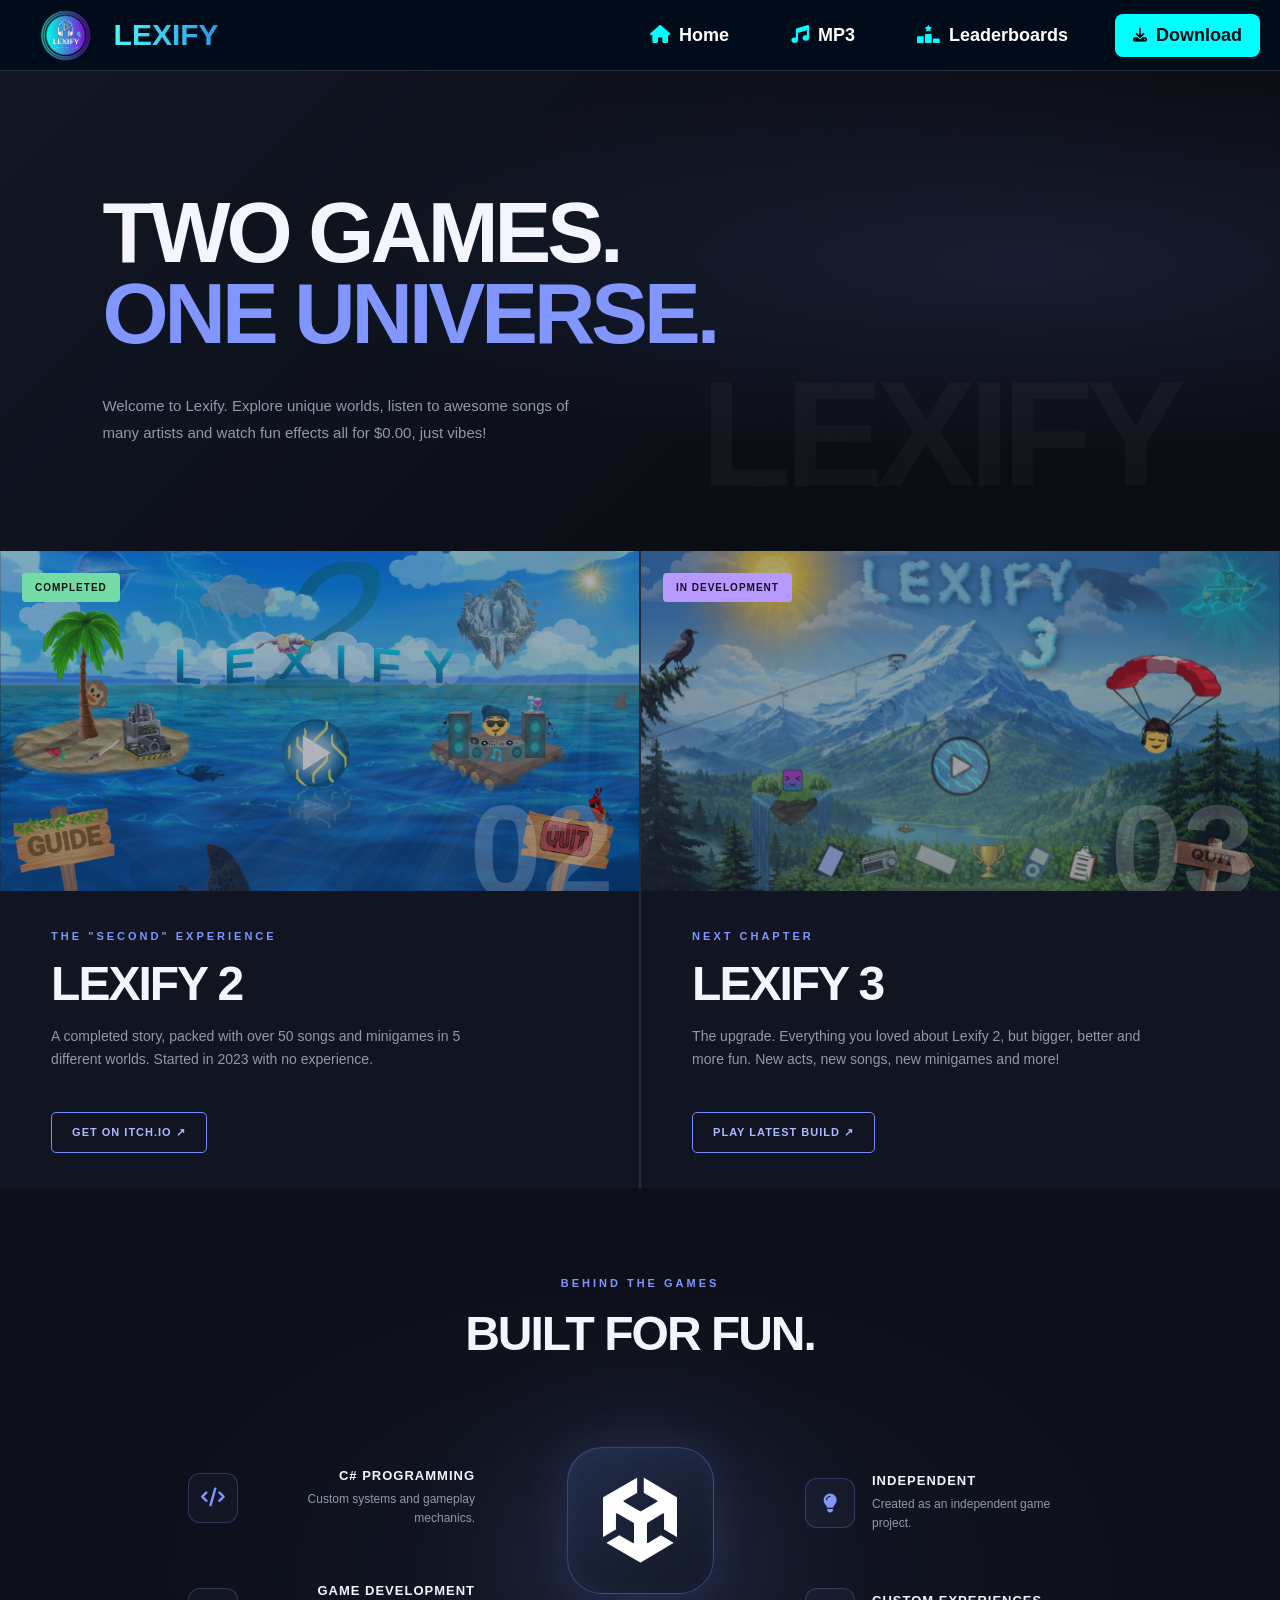
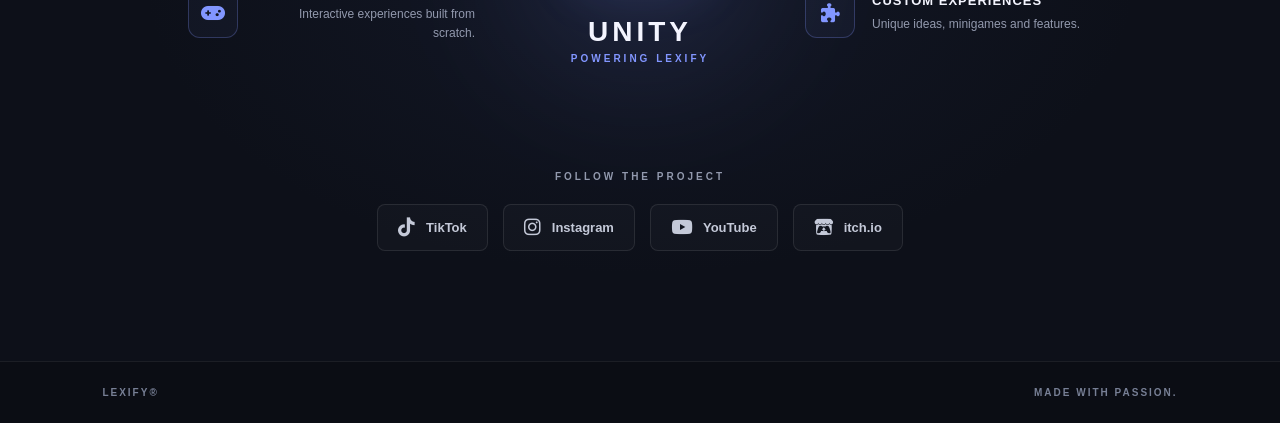
<file: index.html>
<!doctype html>
<html lang="en">
  <head>
    <meta charset="UTF-8" />
    <meta name="viewport" content="width=device-width, initial-scale=1.0" />
    <title>Lexify</title>
    <link rel="icon" href="logo2.png" />
    <link rel="stylesheet" href="index.css" />
    <link rel="stylesheet"
href="https://cdnjs.cloudflare.com/ajax/libs/font-awesome/6.7.2/css/all.min.css">
  </head>
  <body>
   
<nav id="navbar">

    <div class="nav-brand">
        <img id="logo" height="60" alt="" src="logo.png" />
        <a class="nav-title" href="index.html">LEXIFY</a>
    </div>

    <button class="menu-toggle" onclick="toggleMenu()" aria-label="Toggle menu">
        <i class="fa-solid fa-bars"></i>
    </button>

    <ul id="navLinks">

        <li>
            <a href="index.html" onclick="closeMenu()" class="nav-link">
                <i class="fa-solid fa-house"></i>
                <span>Home</span>
            </a>
        </li>

        <li>
            <a href="mp3/mp3.html" onclick="closeMenu()" class="nav-link">
                <i class="fa-solid fa-music"></i>
                <span>MP3</span>
            </a>
        </li>

        <li>
            <a href="leaderboards.html" onclick="closeMenu()" class="nav-link">
                <i class="fa-solid fa-ranking-star"></i>
                <span>Leaderboards</span>
            </a>
        </li>

        <li>
            <button id="downloadBtn" onclick="closeMenu(); openPopup()">
                <i class="fa-solid fa-download"></i>
                <span>Download</span>
            </button>
        </li>

    </ul>

</nav>


<div class="popup" id="popup" onclick="closePopup()">
  <div class="popup-content" onclick="closePopup()">
    <!-- <span class="close" onclick="closePopup()">&times;</span> -->
    <div class="embed-container">
      <iframe
        frameborder="0"
        src="https://itch.io/embed/3571001?linkback=true&amp;border_width=5&amp;bg_color=00073e&amp;fg_color=eeeeee&amp;link_color=0094bc&amp;border_color=003280"
        width="560"
        height="175"
        ><a href="https://lexifyco.itch.io/lexify-2"
          >Lexify 2 by LexifyCo</a
        ></iframe
      >
    </div>

    <div class="embed-container">
      <iframe
        frameborder="0"
        src="https://itch.io/embed/3954172?border_width=3&amp;bg_color=000414&amp;fg_color=25dfff&amp;link_color=5be2fa&amp;border_color=00c6de"
        width="556"
        height="171"
        ><a href="https://lexifyco.itch.io/lexify-3"
          >Lexify 3 by LexifyCo</a
        ></iframe
      >
    </div>
  </div>
</div>




<main class="home">

    <!-- INTRO -->
    <section class="hero">
        <!-- <span class="hero-tag">INDEPENDENT GAME DEVELOPMENT</span> -->

        <h1>
            TWO GAMES.<br>
            <span>ONE UNIVERSE.</span>
        </h1>

        <p>
            Welcome to Lexify. Explore unique worlds, listen to awesome songs of many artists and watch fun effects all for $0.00, just vibes!
        </p>

        <!-- <a href="#games" class="hero-button">EXPLORE GAMES ↓</a> -->

        <div class="hero-decoration">LEXIFY</div>
    </section>


    <!-- GAMES -->
    <section class="games" id="games">

        <!-- LEXIFY 2 -->
        <article class="game-card game-two">

            <div class="game-art">
                <img src="art2.png" alt="LEXIFY 2 artwork">
                <span class="game-number">02</span>
                <span class="game-status">COMPLETED</span>
            </div>

            <div class="game-info">
                <span class="game-label">THE "SECOND" EXPERIENCE</span>

                <h2>LEXIFY 2</h2>

                <p>
                    A completed story, packed with over 50 songs and minigames in 5 different worlds. Started in 2023 with no experience.
                </p>

                <a href="https://lexifyco.itch.io/lexify-2"
                   target="_blank"
                   class="game-button">
                    GET ON ITCH.IO ↗
                </a>
            </div>

        </article>


        <!-- LEXIFY 3 -->
        <article class="game-card game-three">

            <div class="game-art">
                <img src="art3.png" alt="LEXIFY 3 artwork">
                <span class="game-number">03</span>
                <span class="game-status ongoing">IN DEVELOPMENT</span>
            </div>

            <div class="game-info">
                <span class="game-label">NEXT CHAPTER</span>

                <h2>LEXIFY 3</h2>

                <p>
                    The upgrade. Everything you loved about Lexify 2, but bigger, better and more fun. New acts, new songs, new minigames 
                    and more!
                </p>

                <a href="https://lexifyco.itch.io/lexify-3"
                   target="_blank"
                   class="game-button">
                    PLAY LATEST BUILD ↗
                </a>
            </div>

        </article>

    </section>


   
<!-- ABOUT / TECHNOLOGY -->
<section class="about">

    <div class="about-heading">
        <span>BEHIND THE GAMES</span>
        <h2>BUILT FOR FUN.</h2>
    </div>

    <div class="tech-showcase">

        <!-- LEFT SIDE -->
        <div class="tech-side tech-left">

            <div class="tech-point">
                <i class="fa-solid fa-code"></i>
                <div>
                    <h3>C# PROGRAMMING</h3>
                    <p>Custom systems and gameplay mechanics.</p>
                </div>
            </div>

            <div class="tech-point">
                <i class="fa-solid fa-gamepad"></i>
                <div>
                    <h3>GAME DEVELOPMENT</h3>
                    <p>Interactive experiences built from scratch.</p>
                </div>
            </div>

        </div>


        <!-- CENTER -->
        <div class="unity-center">

            <div class="unity-glow"></div>

            <div class="unity-logo">
                <i class="fa-brands fa-unity"></i>
            </div>

            <h2>UNITY</h2>
            <span>POWERING LEXIFY</span>

        </div>


        <!-- RIGHT SIDE -->
        <div class="tech-side tech-right">

            <div class="tech-point">
                <i class="fa-solid fa-lightbulb"></i>
                <div>
                    <h3>INDEPENDENT</h3>
                    <p>Created as an independent game project.</p>
                </div>
            </div>

            <div class="tech-point">
                <i class="fa-solid fa-puzzle-piece"></i>
                <div>
                    <h3>CUSTOM EXPERIENCES</h3>
                    <p>Unique ideas, minigames and features.</p>
                </div>
            </div>

        </div>

    </div>


    
<div class="socials">

    <span class="socials-label">FOLLOW THE PROJECT</span>

    <div class="social-links">

        <a href="https://www.tiktok.com/@lexifytheplaylist" target="_blank" class="social-link tiktok">
            <i class="fa-brands fa-tiktok"></i>
            <span>TikTok</span>
        </a>

        <a href="https://www.instagram.com/alex.iliev111/" target="_blank" class="social-link instagram">
            <i class="fa-brands fa-instagram"></i>
            <span>Instagram</span>
        </a>

        <a href="https://www.youtube.com/@alexiliev111" target="_blank" class="social-link youtube">
            <i class="fa-brands fa-youtube"></i>
            <span>YouTube</span>
        </a>

        <a href="https://lexifyco.itch.io/" target="_blank" class="social-link itch">
            <i class="fa-brands fa-itch-io"></i>
            <span>itch.io</span>
        </a>

    </div>

</div>


</section>



    <!-- FOOTER -->
    <footer class="home-footer">
        <span>LEXIFY®</span>
        <span>MADE WITH PASSION.</span>
    </footer>

</main>

    
    <script src="index.js"></script>
  </body>
</html>
</file>
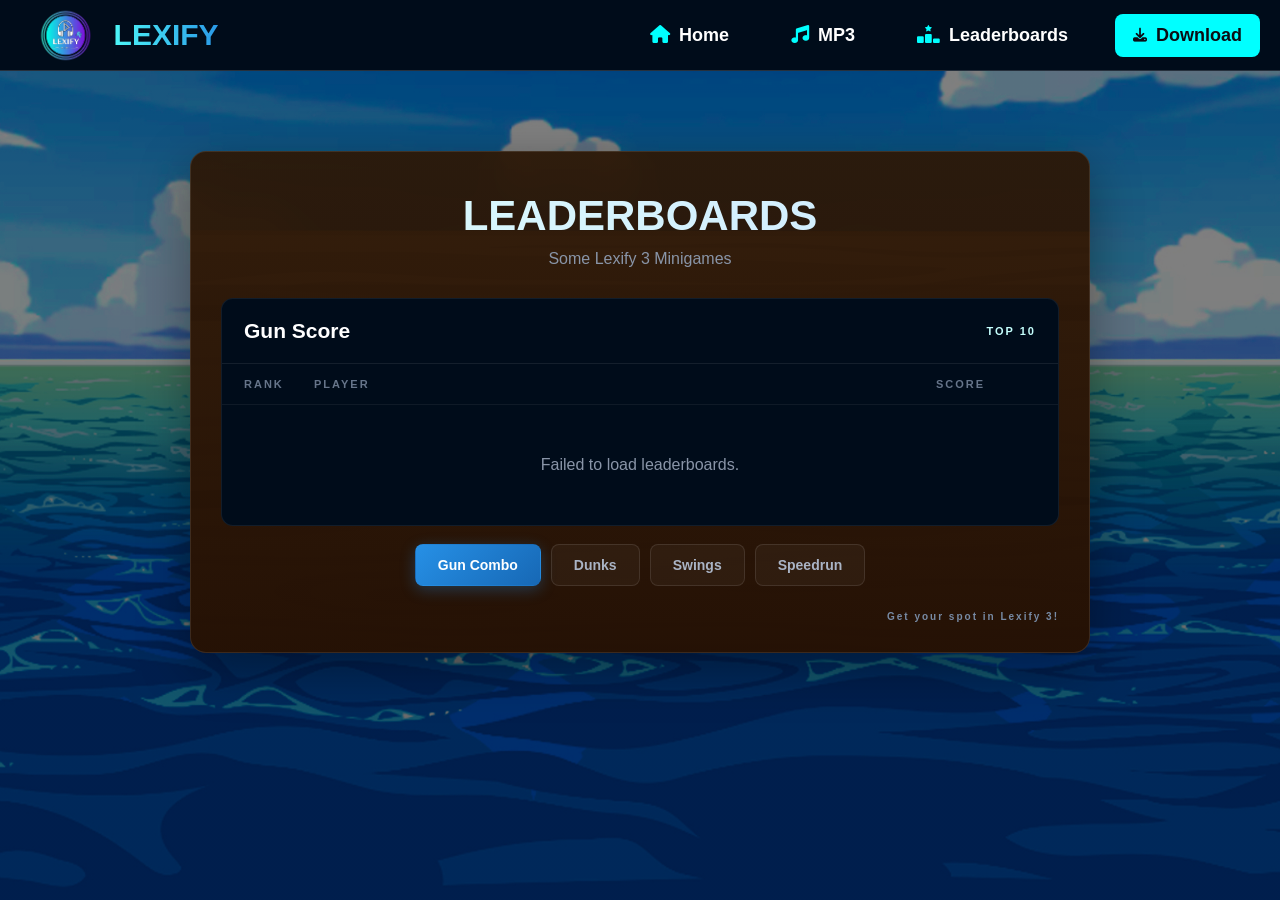
<file: leaderboards.html>
<!doctype html>
<html lang="en">
  <head>
    <meta charset="UTF-8" />
    <meta name="viewport" content="width=device-width, initial-scale=1.0" />
    <title>Leaderboards</title>
    <link rel="icon" href="logo2.png" />
    <link rel="stylesheet" href="leaderboards.css" />
    <link rel="stylesheet"
href="https://cdnjs.cloudflare.com/ajax/libs/font-awesome/6.7.2/css/all.min.css">
  </head>
  <body>
   
<nav id="navbar">

    <div class="nav-brand">
        <img id="logo" height="60" alt="" src="logo.png" />
        <a class="nav-title" href="index.html">LEXIFY</a>
    </div>

    <button class="menu-toggle" onclick="toggleMenu()" aria-label="Toggle menu">
        <i class="fa-solid fa-bars"></i>
    </button>

    <ul id="navLinks">

        <li>
            <a href="index.html" onclick="closeMenu()" class="nav-link">
                <i class="fa-solid fa-house"></i>
                <span>Home</span>
            </a>
        </li>

        <li>
            <a href="mp3/mp3.html" onclick="closeMenu()" class="nav-link">
                <i class="fa-solid fa-music"></i>
                <span>MP3</span>
            </a>
        </li>

        <li>
            <a href="leaderboards.html" onclick="closeMenu()" class="nav-link">
                <i class="fa-solid fa-ranking-star"></i>
                <span>Leaderboards</span>
            </a>
        </li>

        <li>
            <button id="downloadBtn" onclick="closeMenu(); openPopup()">
                <i class="fa-solid fa-download"></i>
                <span>Download</span>
            </button>
        </li>

    </ul>

</nav>


<div class="popup" id="popup" onclick="closePopup()">
  <div class="popup-content" onclick="closePopup()">
    <!-- <span class="close" onclick="closePopup()">&times;</span> -->
    <div class="embed-container">
      <iframe
        frameborder="0"
        src="https://itch.io/embed/3571001?linkback=true&amp;border_width=5&amp;bg_color=00073e&amp;fg_color=eeeeee&amp;link_color=0094bc&amp;border_color=003280"
        width="560"
        height="175"
        ><a href="https://lexifyco.itch.io/lexify-2"
          >Lexify 2 by LexifyCo</a
        ></iframe
      >
    </div>

    <div class="embed-container">
      <iframe
        frameborder="0"
        src="https://itch.io/embed/3954172?border_width=3&amp;bg_color=000414&amp;fg_color=25dfff&amp;link_color=5be2fa&amp;border_color=00c6de"
        width="556"
        height="171"
        ><a href="https://lexifyco.itch.io/lexify-3"
          >Lexify 3 by LexifyCo</a
        ></iframe
      >
    </div>
  </div>
</div>


    <section class="leaderboard">
      <div class="leaderboard-header">
        <!-- <span class="leaderboard-label">LEXIFY COMPETITIVE</span> -->
        <h1>LEADERBOARDS</h1>
        <p>Some Lexify 3 Minigames</p>
      </div>

      <div class="leaderboard-content">
        <div class="leaderboard-title">
          <h2 id="boardTitle">Gun Score</h2>
          <span>TOP 10</span>
        </div>

        <div class="leaderboard-columns">
          <span>RANK</span>
          <span>PLAYER</span>
          <span>SCORE</span>
        </div>

        <div id="leaderboardResults">
          <p class="leaderboard-loading">Loading leaderboard...</p>
        </div>
      </div>

      <br>
      <div class="leaderboard-tabs">
        <button class="leaderboard-tab active" data-board="gun_score">
          Gun Combo
        </button>
        <button class="leaderboard-tab" data-board="ball_score">
          Dunks
        </button>
         <button class="leaderboard-tab" data-board="swings">Swings</button>
        <button class="leaderboard-tab" data-board="speedrun_time">
          Speedrun
        </button>
       
      </div>

      <div class="leaderboard-footer">
        <span></span>
        <span>Get your spot in Lexify 3!</span>
      </div>
    </section>

    <script src="index.js"></script>
  </body>
</html>
</file>
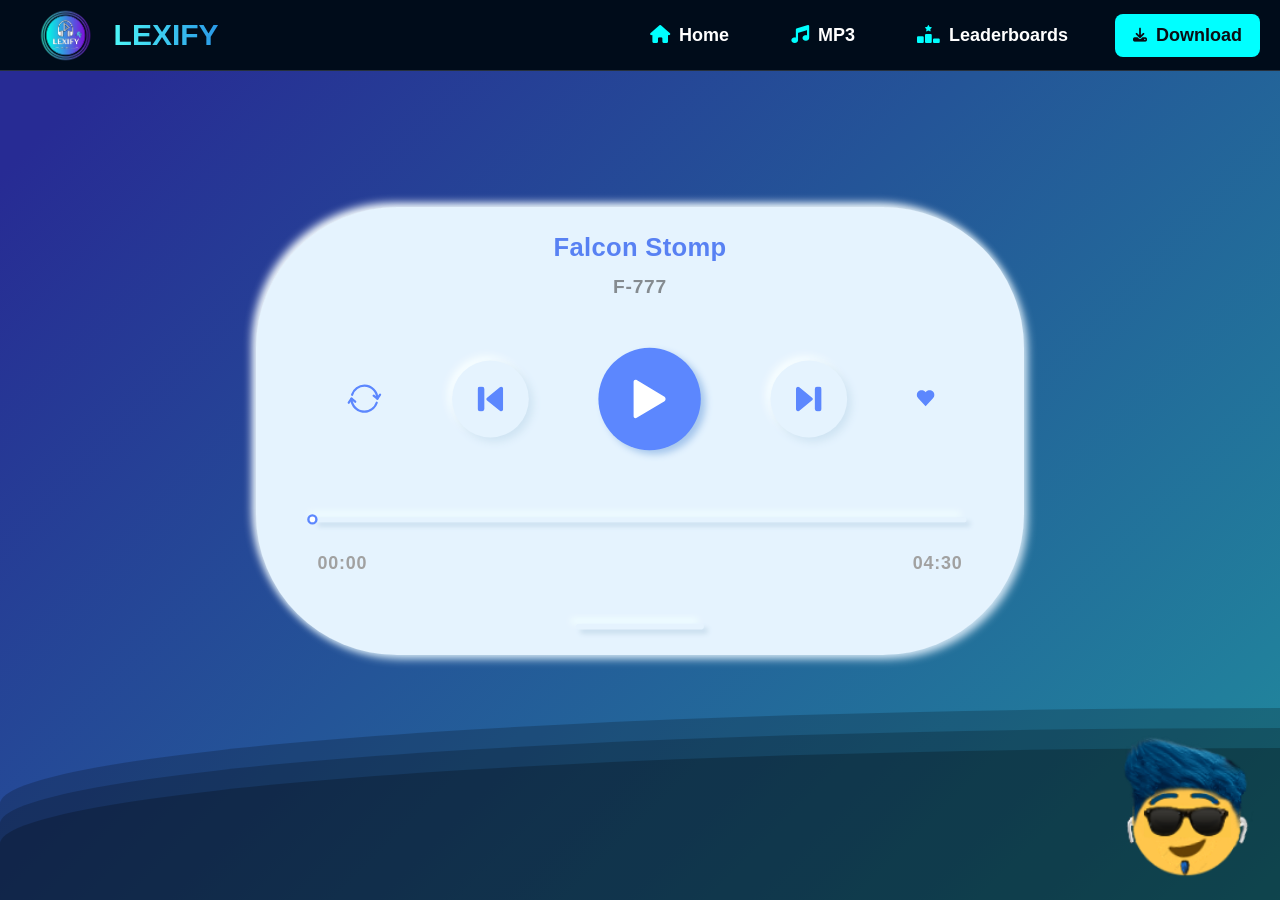
<file: mp3/mp3.html>
<!doctype html>
<html lang="en">
  <head>
    <meta charset="UTF-8" />
    <meta name="viewport" content="width=device-width, initial-scale=1.0" />
    <title>Lexify</title>
    <link rel="icon" href="../logo2.png" />
    <link rel="stylesheet" href="mp3.css" />
    <link rel="stylesheet"
href="https://cdnjs.cloudflare.com/ajax/libs/font-awesome/6.7.2/css/all.min.css">
  </head>
  <body>
    <div>
      <div class="wave"></div>
      <div class="wave"></div>
      <div class="wave"></div>
    </div>

  
<nav id="navbar">

    <div class="nav-brand">
        <img id="logo" height="60" alt="" src="../logo.png" />
        <a class="nav-title" href="../index.html">LEXIFY</a>
    </div>

    <button class="menu-toggle" onclick="toggleMenu()" aria-label="Toggle menu">
        <i class="fa-solid fa-bars"></i>
    </button>

    <ul id="navLinks">

        <li>
            <a href="../index.html" onclick="closeMenu()" class="nav-link">
                <i class="fa-solid fa-house"></i>
                <span>Home</span>
            </a>
        </li>

        <li>
            <a href="../mp3/mp3.html" onclick="closeMenu()" class="nav-link">
                <i class="fa-solid fa-music"></i>
                <span>MP3</span>
            </a>
        </li>

        <li>
            <a href="../leaderboards.html" onclick="closeMenu()" class="nav-link">
                <i class="fa-solid fa-ranking-star"></i>
                <span>Leaderboards</span>
            </a>
        </li>

        <li>
            <button id="downloadBtn" onclick="closeMenu(); openPopup()">
                <i class="fa-solid fa-download"></i>
                <span>Download</span>
            </button>
        </li>

    </ul>

</nav>


<div class="popup" id="popup" onclick="closePopup()">
  <div class="popup-content" onclick="closePopup()">
    <!-- <span class="close" onclick="closePopup()">&times;</span> -->
    <div class="embed-container">
      <iframe
        frameborder="0"
        src="https://itch.io/embed/3571001?linkback=true&amp;border_width=5&amp;bg_color=00073e&amp;fg_color=eeeeee&amp;link_color=0094bc&amp;border_color=003280"
        width="560"
        height="175"
        ><a href="https://lexifyco.itch.io/lexify-2"
          >Lexify 2 by LexifyCo</a
        ></iframe
      >
    </div>

    <div class="embed-container">
      <iframe
        frameborder="0"
        src="https://itch.io/embed/3954172?border_width=3&amp;bg_color=000414&amp;fg_color=25dfff&amp;link_color=5be2fa&amp;border_color=00c6de"
        width="556"
        height="171"
        ><a href="https://lexifyco.itch.io/lexify-3"
          >Lexify 3 by LexifyCo</a
        ></iframe
      >
    </div>
  </div>
</div>

    <script src=" ../index.js"></script>

    <div
      id="heartsback"
      style="position: absolute; z-index: 0; opacity: 0.15; display: none"
    >
      <svg
        style="width: 99.95vw; height: 99.605vh"
        id="hearts"
        viewBox="-600 -400 1200 800"
        preserveAspectRatio="xMidYMid slice"
      >
        <defs>
          <symbol id="heart" viewBox="-69 -16 138 138">
            <path
              d="M0,12
                   C 50,-30 110,50  0,120
                   C-110,50 -50,-30 0,12z"
            />
          </symbol>
        </defs>
      </svg>
    </div>

    <div id="mp3">
      <div class="music-wrapper">
        <div class="player">
          <div class="song-heading">
            <div class="title">No Tears left to cry</div>
            <div class="album-name">Lexify</div>
          </div>
          <div class="music-controls">
            <div class="repeat">
              <svg viewBox="0 0 512 512" xmlns="http://www.w3.org/2000/svg">
                <title />
                <g data-name="1" id="_1">
                  <path
                    d="M102.59,341.42a15,15,0,0,1-13.42-8.28,187.41,187.41,0,0,1,35.11-216.86c73.18-73.19,192.26-73.19,265.44,0a15,15,0,0,1-21.21,21.21C307,76,207,76,145.49,137.49A157.45,157.45,0,0,0,116,319.69a15,15,0,0,1-13.4,21.73Z"
                  />
                  <path
                    d="M257,436.61a187.1,187.1,0,0,1-132.72-54.88,15,15,0,1,1,21.21-21.22C207,422,307,422,368.51,360.51A157.45,157.45,0,0,0,398,178.31a15,15,0,0,1,26.82-13.45A187.62,187.62,0,0,1,257,436.61Z"
                  />
                  <path
                    d="M315.21,148.25a15,15,0,0,1-1.47-29.92l47.43-4.73-9.51-47.67a15,15,0,0,1,29.42-5.86L393.82,124a15,15,0,0,1-13.22,17.86l-63.88,6.37C316.21,148.23,315.71,148.25,315.21,148.25Z"
                  />
                  <path
                    d="M147.61,450a15,15,0,0,1-14.7-12.07l-12.74-63.88a15,15,0,0,1,13.23-17.86l63.88-6.37a15,15,0,0,1,3,29.85l-47.43,4.73,9.5,47.67A15,15,0,0,1,147.61,450Z"
                  />
                </g>
              </svg>
            </div>
            <div class="previous">
              <svg
                xmlns="http://www.w3.org/2000/svg"
                width="38"
                height="36"
                viewBox="0 0 38 36"
              >
                <g>
                  <path
                    class="a"
                    d="M33,.68l-18.51,15a3,3,0,0,0,0,4.74L33,35.32A3,3,0,0,0,38,33V3.05A3,3,0,0,0,33,.68Z"
                  />
                  <rect class="a" width="10" height="36" rx="3" ry="3" />
                </g>
              </svg>
            </div>
            <div class="play">
              <svg
                class="play-btn"
                id="Layer_1"
                style="enable-background: new 0 0 512 512"
                version="1.1"
                viewBox="0 0 512 512"
                xml:space="preserve"
                xmlns="http://www.w3.org/2000/svg"
                xmlns:xlink="http://www.w3.org/1999/xlink"
              >
                <path
                  d="M405.2,232.9L126.8,67.2c-3.4-2-6.9-3.2-10.9-3.2c-10.9,0-19.8,9-19.8,20H96v344h0.1c0,11,8.9,20,19.8,20  c4.1,0,7.5-1.4,11.2-3.4l278.1-165.5c6.6-5.5,10.8-13.8,10.8-23.1C416,246.7,411.8,238.5,405.2,232.9z"
                />
              </svg>
              <svg
                class="pause-btn hide"
                height="20px"
                version="1.1"
                viewBox="0 0 20 20"
                width="20px"
                xmlns="http://www.w3.org/2000/svg"
                xmlns:sketch="http://www.bohemiancoding.com/sketch/ns"
                xmlns:xlink="http://www.w3.org/1999/xlink"
              >
                <title />
                <desc />
                <defs />
                <g
                  fill="none"
                  fill-rule="evenodd"
                  id="Page-1"
                  stroke="none"
                  stroke-width="1"
                >
                  <g
                    fill="#000000"
                    id="Icons-AV"
                    transform="translate(-42.000000, -85.000000)"
                  >
                    <g
                      id="pause-circle-outline"
                      transform="translate(42.000000, 85.000000)"
                    >
                      <path
                        d="M7,14 L9,14 L9,6 L7,6 L7,14 L7,14 Z M10,0 C4.5,0 0,4.5 0,10 C0,15.5 4.5,20 10,20 C15.5,20 20,15.5 20,10 C20,4.5 15.5,0 10,0 L10,0 Z M10,18 C5.6,18 2,14.4 2,10 C2,5.6 5.6,2 10,2 C14.4,2 18,5.6 18,10 C18,14.4 14.4,18 10,18 L10,18 Z M11,14 L13,14 L13,6 L11,6 L11,14 L11,14 Z"
                        id="Shape"
                      />
                    </g>
                  </g>
                </g>
              </svg>
            </div>
            <div class="next">
              <svg
                xmlns="http://www.w3.org/2000/svg"
                width="38"
                height="36"
                viewBox="0 0 38 36"
              >
                <title>17 Next</title>
                <g>
                  <path
                    class="a"
                    d="M5,35.32,23.47,20.37a3,3,0,0,0,0-4.74L5,.68A3,3,0,0,0,0,3.05V33A3,3,0,0,0,5,35.32Z"
                  />
                  <rect class="a" x="28" width="10" height="36" rx="3" ry="3" />
                </g>
              </svg>
            </div>
            <div class="favorite" onclick="heartsback()">
              <svg
                xmlns:rdf="http://www.w3.org/1999/02/22-rdf-syntax-ns#"
                xmlns="http://www.w3.org/2000/svg"
                height="24"
                width="24"
                version="1.1"
                xmlns:cc="http://creativecommons.org/ns#"
                xmlns:dc="http://purl.org/dc/elements/1.1/"
              >
                <g transform="translate(0 -1028.4)">
                  <path
                    d="m7 1031.4c-1.5355 0-3.0784 0.5-4.25 1.7-2.3431 2.4-2.2788 6.1 0 8.5l9.25 9.8 9.25-9.8c2.279-2.4 2.343-6.1 0-8.5-2.343-2.3-6.157-2.3-8.5 0l-0.75 0.8-0.75-0.8c-1.172-1.2-2.7145-1.7-4.25-1.7z"
                    fill="#5C87FE"
                  />
                </g>
              </svg>
            </div>
          </div>
          <div class="audio-control">
            <div class="audio-progress"></div>
          </div>
          <div class="audio-duration">
            <div class="start">00:01</div>
            <div class="end">04:30</div>
          </div>
          <div class="edge"></div>
        </div>
      </div>

      <audio id="song" src=""></audio>
    </div>

    <div id="jumpingImage">
      <p id="speechbubble">Lets go</p>
      <img width="150" src="viber.png" alt="Jumping Image" />
    </div>

    <script src="mp3scripts.js"></script>
  </body>
</html>
</file>
<file: index.css>
:root {
  --bg-color: rgb(19, 19, 19);
  --nav-color: #000c1a;
  --accent-color: aqua;
  --secondary-color: rgb(0, 46, 72);
  --text-color: white;
}

body {
  background-color: var(--bg-color);
  margin: 0;
  font-family: -apple-system, BlinkMacSystemFont, sans-serif;

     background-image:
        linear-gradient(rgba(0, 0, 0, 0.5), rgba(0, 0, 0, 0.5)),
        url("background.jpg");
    background-size: cover;
    background-position: center;
    background-repeat: no-repeat;
    background-attachment: fixed;
}

button:hover {
  cursor: pointer;
}


nav {
  padding: 5px 10px;
  min-height: 60px;
  box-sizing: border-box;

  display: flex;
  flex-direction: row;
  align-items: center;
  justify-content: space-between;

  background-color: var(--nav-color);
  backdrop-filter: blur(12px);
  -webkit-backdrop-filter: blur(12px);
  border-bottom: 1px solid rgba(255, 255, 255, 0.15);
}

nav ul {
  list-style-type: none;
  display: flex;
  align-items: center;
  justify-content: flex-end;
  gap: 20px;
  margin: 0;
  padding: 0;
 
}
nav ul li {
  margin: 0 10px;
}
nav a:hover,
nav a:focus-visible {
  color: var(--accent-color);
  background-color: var(--secondary-color);
  border-radius: 5px;
}

.nav-brand {
  display: flex;
    align-items: center;
    gap: 0.5rem;
  
    margin-left: 2vw;  
}

.nav-title {
  font-size: 30px;
  font-weight: 600;
  text-align: center;
  background: linear-gradient(to right, #50fff9, #2690e6);
  -webkit-background-clip: text;
  background-clip: text;
  color: transparent;
  margin: 0;
}


a {
  text-decoration: none;
  color: white;
  font-size: 20px;
  padding: 10px;
}

#downloadBtn{
    background-color: #00bdf1;
    /* border: none; */
    padding: 10px 20px;
    border-radius: 10px;
    font-size: 20px;
    cursor: pointer;
    transition: background-color 0.1s ease;
    color: white;
    border: none;
}
#downloadBtn:hover {
    background-color: #97daff;
    color:#00171e
}

/* Hamburger button - hidden on desktop */
.menu-toggle {
  display: none;
  background: none;
  border: none;
  color: white;
  font-size: 30px;
  cursor: pointer;
}

/* Mobile navbar */
@media screen and (max-width: 768px) {

  nav {
    position: relative;
    justify-content: space-between;
    z-index: 1000;
  }

  .nav-brand {
    margin-left: 0;
  }

  .menu-toggle {
    display: block;
  }

  nav ul {
    display: none;
    position: absolute;
    top: 100%;
    left: 0;
    width: 100%;
    box-sizing: border-box;

    flex-direction: column;
    align-items: center;
    gap: 15px;

    padding: 20px 0;
    margin: 0;
    background-color: var(--nav-color);
    border-bottom: 1px solid rgba(255, 255, 255, 0.15);
    z-index: 1000;
  }

  nav ul.active {
    display: flex;
  }

  nav ul li {
    margin: 0;
  }
}


/* NAV LINKS */

nav ul {
    gap: 12px;
}

.nav-link {
    display: flex;
    align-items: center;
    gap: 9px;
    text-decoration: none;
    color: white;
    padding: 11px 15px;
    border-radius: 8px;
    font-size: 18px;
    font-weight: 600;
    transition: 0.25s;
}

.nav-link i {
    font-size: 18px;
    color: var(--accent-color);
    transition: 0.25s;
}

.nav-link:hover {
    background: rgba(130, 150, 255, 0.12);
    color: white;
    transform: translateY(-2px);
}

.nav-link:hover i {
    transform: scale(1.15);
}


/* DOWNLOAD BUTTON */

#downloadBtn {
    display: flex;
    align-items: center;
    gap: 9px;
    padding: 11px 18px;
    border: none;
    border-radius: 8px;
    background: var(--accent-color);
    color: #0b0d14;
    font-size: 18px;
    font-weight: 800;
    cursor: pointer;
    transition: 0.25s;
}

#downloadBtn:hover {
    transform: translateY(-2px);
    box-shadow: 0 5px 20px rgba(130, 150, 255, 0.3);
}

#downloadBtn i {
    font-size: 14px;
}


/* MOBILE MENU BUTTON */

.menu-toggle {
    border: 1px solid rgba(255,255,255,0.12);
    background: rgba(255,255,255,0.06);
    color: white;
    border-radius: 8px;
    padding: 10px 13px;
    font-size: 18px;
    cursor: pointer;
    transition: 0.25s;
}

.menu-toggle:hover {
    background: rgba(130,150,255,0.15);
}


/* MOBILE */

@media screen and (max-width: 768px) {

    nav ul {
        gap: 8px;
        padding: 18px;
    }

    .nav-link {
        width: 100%;
        justify-content: center;
        box-sizing: border-box;
    }

    #downloadBtn {
        width: 100%;
        justify-content: center;
    }
}





.hide {
  display: none;
}

.popup {
  scale: 2;
  z-index: 10;
  display: none;
  position: fixed;
  top: 0;
  left: 0;
  width: 100%;
  height: 100%;
  background-color: rgba(0, 0, 0, 0.5);
}

.popup-content {
  padding: 10px;
  background-color: white;
  position: absolute;
  top: 50%;
  left: 50%;
  transform: translate(-50%, -50%);
  text-align: center;
  color: black;
}

.close {
  float: right;
  top: 10px;
  right: 10px;
  color: rgb(0, 0, 0);
  font-size: 20px;
  cursor: pointer;
}

@media (max-width: 768px) {
  #mp3 {
    transform: scale(0.5);
    /* Centers the scaled player so it doesn't leave a massive empty gap */
    transform-origin: center center;
  }
     .popup-content {
        width: 90%;
        padding: 5px;
        scale: 0.8;
    }
}






/* MAIN */

.home {
    --home-bg: #0b0d14;
    --home-text: #f4f5ff;
    --home-muted: #9299ad;
    --home-accent: #8296ff;

    background: var(--home-bg);
    color: var(--home-text);
    overflow: hidden;
}


/* HERO */

.hero {
    min-height: 430px;
    padding: 100px 8% 90px;
    box-sizing: border-box;
    position: relative;
    display: flex;
    flex-direction: column;
    align-items: flex-start;
    justify-content: center;
    background:
        radial-gradient(ellipse at 80% 40%, #29345c66, transparent 50%),
        linear-gradient(135deg, #111725, #0b0d14 70%);
}

.hero-tag,
.game-label,
.about-heading > span {
    color: var(--home-accent);
    font-size: 11px;
    font-weight: 800;
    letter-spacing: 3px;
}

.hero h1 {
    font-size: clamp(42px, 7vw, 85px);
    line-height: 0.95;
    letter-spacing: -4px;
    margin: 22px 0;
    font-weight: 900;
}

.hero h1 span {
    color: var(--home-accent);
}

.hero p {
    color: var(--home-muted);
    max-width: 480px;
    line-height: 1.8;
    font-size: 15px;
}

.hero-button {
    margin-top: 22px;
    padding: 14px 24px;
    background: var(--home-accent);
    color: #090d19;
    text-decoration: none;
    font-weight: 900;
    font-size: 12px;
    border-radius: 6px;
    transition: 0.25s;
}

.hero-button:hover {
    transform: translateY(-4px);
    box-shadow: 0 8px 30px #8296ff55;
}

.hero-decoration {
    position: absolute;
    right: 8%;
    bottom: 30px;
    font-size: clamp(50px, 12vw, 150px);
    font-weight: 900;
    color: #ffffff08;
    letter-spacing: -8px;
    pointer-events: none;
}


/* GAME CARDS */

.games {
    display: grid;
    grid-template-columns: 1fr 1fr;
    gap: 2px;
    background: #252b3b;
}

.game-card {
    min-width: 0;
    background: #111521;
    transition: background 0.3s;
}

.game-two:hover {
    background: #18213a;
}

.game-three:hover {
    background: #21182f;
}


/* GAME ART */

.game-art {
    height: 340px;
    position: relative;
    overflow: hidden;
    background: linear-gradient(135deg, #27385c, #111521);
}

.game-three .game-art {
    background: linear-gradient(135deg, #45305e, #111521);
}

.game-art img {
    width: 100%;
    height: 100%;
    object-fit: cover;
    opacity: 0.65;
    transition: 0.5s;
}

.game-card:hover .game-art img {
    transform: scale(1.05);
    opacity: 0.85;
}

.game-number {
    position: absolute;
    right: 25px;
    bottom: -25px;
    font-size: 130px;
    font-weight: 900;
    color: #ffffff30;
    line-height: 1;
}

.game-status {
    position: absolute;
    top: 22px;
    left: 22px;
    padding: 9px 13px;
    background: #72dba6;
    color: #07160f;
    font-size: 10px;
    font-weight: 900;
    letter-spacing: 1px;
    border-radius: 4px;
}

.game-status.ongoing {
    background: #b69aff;
    color: #170d28;
}


/* GAME INFO */

.game-info {
    padding: 35px 8%;
}

.game-info h2 {
    font-size: clamp(30px, 4vw, 48px);
    margin: 12px 0;
    font-weight: 900;
    letter-spacing: -2px;
}

.game-info p {
    max-width: 450px;
    min-height: 55px;
    color: var(--home-muted);
    line-height: 1.7;
    font-size: 14px;
}

.game-button {
    display: inline-block;
    margin-top: 18px;
    padding: 13px 20px;
    border: 1px solid #778aff;
    border-radius: 5px;
    color: #aebaff;
    text-decoration: none;
    font-size: 11px;
    font-weight: 900;
    letter-spacing: 1px;
    transition: 0.25s;
}

.game-button:hover {
    background: #8296ff;
    color: #090d19;
}


/* ABOUT */


/* ABOUT / UNITY SHOWCASE */

.about {
    padding: 85px 8% 110px;
    background:
        radial-gradient(ellipse at center, #29345a35, transparent 55%),
        #0d1019;
    overflow: hidden;
}

.about-heading {
    text-align: center;
    margin-bottom: 65px;
}

.about-heading > span {
    color: var(--home-accent);
    font-size: 11px;
    font-weight: 800;
    letter-spacing: 3px;
}

.about-heading h2 {
    font-size: clamp(30px, 5vw, 48px);
    letter-spacing: -2px;
    margin: 15px 0 0;
}


/* MAIN LAYOUT */

.tech-showcase {
    max-width: 1100px;
    margin: auto;
    display: grid;
    grid-template-columns: 1fr 260px 1fr;
    align-items: center;
    gap: 35px;
}


/* CENTER UNITY */

.unity-center {
    position: relative;
    display: flex;
    flex-direction: column;
    align-items: center;
    justify-content: center;
    text-align: center;
    min-height: 260px;
    z-index: 1;
}

.unity-glow {
    position: absolute;
    width: 240px;
    height: 240px;
    background: #8296ff;
    opacity: 0.13;
    filter: blur(75px);
    border-radius: 50%;
    z-index: -1;
}

.unity-logo {
    width: 145px;
    height: 145px;
    display: flex;
    align-items: center;
    justify-content: center;
    border: 1px solid #8296ff55;
    border-radius: 35px;
    background: linear-gradient(145deg, #222d49, #111725);
    box-shadow:
        0 0 50px #8296ff20,
        inset 0 0 25px #8296ff12;
    transition: 0.35s;
}

.unity-logo i {
    font-size: 85px;
    color: white;
}

.unity-center:hover .unity-logo {
    transform: scale(1.06) rotate(-4deg);
    box-shadow: 0 0 65px #8296ff35;
}

.unity-center h2 {
    margin: 22px 0 5px;
    font-size: 28px;
    font-weight: 900;
    letter-spacing: 4px;
}

.unity-center > span {
    color: var(--home-accent);
    font-size: 10px;
    font-weight: 800;
    letter-spacing: 3px;
}


/* SIDE ITEMS */

.tech-side {
    display: flex;
    flex-direction: column;
    gap: 55px;
}

.tech-point {
    display: flex;
    align-items: center;
    gap: 17px;
    position: relative;
}

.tech-left .tech-point {
    text-align: right;
    justify-content: flex-end;
}

.tech-right .tech-point {
    text-align: left;
}

.tech-point > i {
    flex-shrink: 0;
    width: 48px;
    height: 48px;
    display: flex;
    align-items: center;
    justify-content: center;
    border: 1px solid #8296ff44;
    border-radius: 12px;
    color: var(--home-accent);
    background: #8296ff0c;
    font-size: 19px;
    transition: 0.25s;
}

.tech-point:hover > i {
    color: white;
    background: #8296ff;
    box-shadow: 0 0 25px #8296ff55;
    transform: scale(1.1);
}

.tech-point h3 {
    font-size: 13px;
    margin: 0 0 7px;
    letter-spacing: 1px;
}

.tech-point p {
    color: var(--home-muted);
    font-size: 12px;
    line-height: 1.6;
    margin: 0;
    max-width: 220px;
}


/* MOBILE */

@media screen and (max-width: 768px) {

    .about {
        padding: 65px 7%;
    }

    .about-heading {
        margin-bottom: 35px;
    }

    .tech-showcase {
        grid-template-columns: 1fr;
        gap: 35px;
    }

    .unity-center {
        grid-row: 1;
        min-height: 220px;
    }

    .unity-logo {
        width: 120px;
        height: 120px;
    }

    .unity-logo i {
        font-size: 70px;
    }

    .tech-side {
        gap: 25px;
    }

    .tech-left .tech-point,
    .tech-right .tech-point {
        text-align: left;
        justify-content: flex-start;
    }

    .tech-point p {
        max-width: none;
    }

}


/* SOCIAL LINKS */

.socials {
    margin: 85px auto 0;
    text-align: center;
}

.socials-label {
    display: block;
    color: var(--home-muted);
    font-size: 10px;
    font-weight: 800;
    letter-spacing: 3px;
    margin-bottom: 22px;
}

.social-links {
    display: flex;
    justify-content: center;
    align-items: center;
    flex-wrap: wrap;
    gap: 15px;
}

.social-link {
    display: flex;
    align-items: center;
    gap: 11px;
    padding: 13px 20px;
    border: 1px solid #ffffff18;
    border-radius: 8px;
    background: #ffffff06;
    color: #c4c9d8;
    text-decoration: none;
    font-size: 13px;
    font-weight: 700;
    transition: 0.25s;
}

.social-link i {
    font-size: 19px;
}

.social-link:hover {
    transform: translateY(-5px);
    color: white;
    border-color: #8296ff88;
    background: #8296ff15;
    box-shadow: 0 8px 25px #8296ff12;
}

.social-link.tiktok:hover i {
    color: #ff70a8;
}

.social-link.instagram:hover i {
    color: #e879bd;
}

.social-link.youtube:hover i {
    color: #ff5555;
}

.social-link.itch:hover i {
    color: #fa5c5c;
}

@media screen and (max-width: 600px) {
    .socials {
        margin-top: 55px;
    }

    .social-links {
        gap: 10px;
    }

    .social-link {
        padding: 12px 15px;
    }
}




/* FOOTER */

.home-footer {
    padding: 25px 8%;
    display: flex;
    justify-content: space-between;
    gap: 15px;
    flex-wrap: wrap;
    border-top: 1px solid #ffffff12;
    color: #777f95;
    font-size: 10px;
    font-weight: 800;
    letter-spacing: 2px;
}


/* MOBILE */

@media screen and (max-width: 768px) {

    .hero {
        min-height: 380px;
        padding: 75px 7%;
    }

    .hero h1 {
        letter-spacing: -2px;
    }

    .hero-decoration {
        font-size: 65px;
        right: 5%;
    }

    .games {
        grid-template-columns: 1fr;
    }

    .game-art {
        height: 260px;
    }

    .game-info {
        padding: 30px 7%;
    }

    .game-info p {
        min-height: 0;
    }

    .about {
        padding: 70px 7%;
    }

    .tech-grid {
        grid-template-columns: 1fr;
        margin-top: 35px;
    }

    .home-footer {
        flex-direction: column;
    }
}
</file>
<file: leaderboards.css>
:root {
  --bg-color: rgb(19, 19, 19);
  --nav-color: #000c1a;
  --accent-color: aqua;
  --secondary-color: rgb(0, 46, 72);
  --text-color: white;
}

body {
  background-color: var(--bg-color);
  margin: 0;
  font-family: -apple-system, BlinkMacSystemFont, sans-serif;

     background-image:
        linear-gradient(rgba(0, 0, 0, 0.5), rgba(0, 0, 0, 0.5)),
        url("background.jpg");
    background-size: cover;
    background-position: center;
    background-repeat: no-repeat;
    background-attachment: fixed;
}

button:hover {
  cursor: pointer;
}


nav {
  padding: 5px 10px;
  min-height: 60px;
  box-sizing: border-box;

  display: flex;
  flex-direction: row;
  align-items: center;
  justify-content: space-between;

  background-color: var(--nav-color);
  backdrop-filter: blur(12px);
  -webkit-backdrop-filter: blur(12px);
  border-bottom: 1px solid rgba(255, 255, 255, 0.15);
}

nav ul {
  list-style-type: none;
  display: flex;
  align-items: center;
  justify-content: flex-end;
  gap: 20px;
  margin: 0;
  padding: 0;
 
}
nav ul li {
  margin: 0 10px;
}
nav a:hover,
nav a:focus-visible {
  color: var(--accent-color);
  background-color: var(--secondary-color);
  border-radius: 5px;
}

.nav-brand {
  display: flex;
    align-items: center;
    gap: 0.5rem;
  
    margin-left: 2vw;  
}

.nav-title {
  font-size: 30px;
  font-weight: 600;
  text-align: center;
  background: linear-gradient(to right, #50fff9, #2690e6);
  -webkit-background-clip: text;
  background-clip: text;
  color: transparent;
  margin: 0;
}


a {
  text-decoration: none;
  color: white;
  font-size: 20px;
  padding: 10px;
}

#downloadBtn{
    background-color: #00bdf1;
    /* border: none; */
    padding: 10px 20px;
    border-radius: 10px;
    font-size: 20px;
    cursor: pointer;
    transition: background-color 0.1s ease;
    color: white;
    border: none;
}
#downloadBtn:hover {
    background-color: #97daff;
    color:#00171e
}

/* Hamburger button - hidden on desktop */
.menu-toggle {
  display: none;
  background: none;
  border: none;
  color: white;
  font-size: 30px;
  cursor: pointer;
}

/* Mobile navbar */
@media screen and (max-width: 768px) {

  nav {
    position: relative;
    justify-content: space-between;
     z-index: 1000;
  }

  .nav-brand {
    margin-left: 0;
  }

  .menu-toggle {
    display: block;
  }

  nav ul {
    display: none;
    position: absolute;
    top: 100%;
    left: 0;
    width: 100%;
    box-sizing: border-box;

    flex-direction: column;
    align-items: center;
    gap: 15px;

    padding: 20px 0;
    margin: 0;
    background-color: var(--nav-color);
    border-bottom: 1px solid rgba(255, 255, 255, 0.15);
    z-index: 1000;
  }

  nav ul.active {
    display: flex;
  }

  nav ul li {
    margin: 0;
  }
}

.hide {
  display: none;
}

.popup {
  scale: 2;
  z-index: 10;
  display: none;
  position: fixed;
  top: 0;
  left: 0;
  width: 100%;
  height: 100%;
  background-color: rgba(0, 0, 0, 0.5);
}

.popup-content {
  padding: 10px;
  background-color: white;
  position: absolute;
  top: 50%;
  left: 50%;
  transform: translate(-50%, -50%);
  text-align: center;
  color: black;
}

.close {
  float: right;
  top: 10px;
  right: 10px;
  color: rgb(0, 0, 0);
  font-size: 20px;
  cursor: pointer;
}

@media (max-width: 768px) {
  #mp3 {
    transform: scale(0.5);
    /* Centers the scaled player so it doesn't leave a massive empty gap */
    transform-origin: center center;
  }
     .popup-content {
        width: 90%;
        padding: 5px;
        scale: 0.8;
    }
}


/* NAV LINKS */

nav ul {
    gap: 12px;
}

.nav-link {
    display: flex;
    align-items: center;
    gap: 9px;
    text-decoration: none;
    color: white;
    padding: 11px 15px;
    border-radius: 8px;
    font-size: 18px;
    font-weight: 600;
    transition: 0.25s;
}

.nav-link i {
    font-size: 18px;
    color: var(--accent-color);
    transition: 0.25s;
}

.nav-link:hover {
    background: rgba(130, 150, 255, 0.12);
    color: white;
    transform: translateY(-2px);
}

.nav-link:hover i {
    transform: scale(1.15);
}


/* DOWNLOAD BUTTON */

#downloadBtn {
    display: flex;
    align-items: center;
    gap: 9px;
    padding: 11px 18px;
    border: none;
    border-radius: 8px;
    background: var(--accent-color);
    color: #0b0d14;
    font-size: 18px;
    font-weight: 800;
    cursor: pointer;
    transition: 0.25s;
}

#downloadBtn:hover {
    transform: translateY(-2px);
    box-shadow: 0 5px 20px rgba(130, 150, 255, 0.3);
}

#downloadBtn i {
    font-size: 14px;
}


/* MOBILE MENU BUTTON */

.menu-toggle {
    border: 1px solid rgba(255,255,255,0.12);
    background: rgba(255,255,255,0.06);
    color: white;
    border-radius: 8px;
    padding: 10px 13px;
    font-size: 18px;
    cursor: pointer;
    transition: 0.25s;
}

.menu-toggle:hover {
    background: rgba(130,150,255,0.15);
}


/* MOBILE */

@media screen and (max-width: 768px) {

    nav ul {
        gap: 8px;
        padding: 18px;
    }

    .nav-link {
        width: 100%;
        justify-content: center;
        box-sizing: border-box;
    }

    #downloadBtn {
        width: 100%;
        justify-content: center;
    }
}


/* =========================
   LEADERBOARD
========================= */

.leaderboard {
    width: min(900px, 90%);
    margin: 80px auto;
    padding: 30px;
    box-sizing: border-box;

     background-image:
        linear-gradient(rgba(48, 28, 10, 0.953), rgba(27, 9, 0, 0.986)),
        url("sign.png");
    background-size: cover;
    background-position: center;
    background-repeat: no-repeat;
    background-attachment: fixed;
    backdrop-filter: blur(15px);
    -webkit-backdrop-filter: blur(15px);

    border: 1px solid rgba(255, 255, 255, 0.1);
    border-radius: 16px;

    box-shadow: 0 15px 50px rgba(0, 0, 0, 0.35);
     position: relative;
    z-index: 1;
}

/* HEADER */

.leaderboard-header {
    text-align: center;
    margin-bottom: 30px;
}

.leaderboard-label {
    color: #50fff9;
    font-size: 12px;
    font-weight: 700;
    letter-spacing: 4px;
}

.leaderboard-header h1 {
    font-size: clamp(28px, 5vw, 42px);
    margin: 10px 0;
    font-weight: 800;

    background: linear-gradient(to right, #dcfcfb, #cfe9ff);
    -webkit-background-clip: text;
    background-clip: text;
    color: transparent;
}

.leaderboard-header p {
    color: #8995a8;
    margin: 0;
}

/* TABS */

.leaderboard-tabs {
    display: flex;
    justify-content: center;
    gap: 10px;
    flex-wrap: wrap;
    margin-bottom: 25px;
}

.leaderboard-tab {
    background: rgba(255, 255, 255, 0.04);
    border: 1px solid rgba(255, 255, 255, 0.1);
    border-radius: 8px;

    color: #aab4c5;
    padding: 12px 22px;

    font-size: 14px;
    font-weight: 600;
    cursor: pointer;

    transition: 0.2s;
}

.leaderboard-tab:hover {
    background: rgba(80, 255, 249, 0.1);
    color: #50fff9;
    border-color: #50fff9;
}

.leaderboard-tab.active {
    background: linear-gradient(135deg, #2690e6, #1768b5);
    border-color: transparent;
    color: white;
    box-shadow: 0 4px 15px rgba(38, 144, 230, 0.3);
}

/* CONTENT */

.leaderboard-content {
    background: var(--nav-color);
    border: 1px solid rgba(255, 255, 255, 0.07);
    border-radius: 12px;
    overflow: hidden;
}

.leaderboard-title {
    display: flex;
    align-items: center;
    justify-content: space-between;
    padding: 20px 22px;
    border-bottom: 1px solid rgba(255, 255, 255, 0.08);
}

.leaderboard-title h2 {
    color: white;
    font-size: 21px;
    margin: 0;
}

.leaderboard-title span {
    color: #c4fffd;
    font-size: 11px;
    letter-spacing: 2px;
    font-weight: 700;
}

/* COLUMN HEADERS */

.leaderboard-columns {
    display: grid;
    grid-template-columns: 70px 1fr 100px;
    padding: 14px 22px;

    color: #66758a;
    font-size: 11px;
    font-weight: 700;
    letter-spacing: 2px;

    border-bottom: 1px solid rgba(255, 255, 255, 0.06);
}

/* PLAYER ROWS */

.leaderboard-entry {
    display: grid;
    grid-template-columns: 70px 1fr 100px;
    align-items: center;

    padding: 16px 22px;
    color: #dce5f2;

    border-bottom: 1px solid rgba(255, 255, 255, 0.05);
    transition: background 0.2s;
}

.leaderboard-entry:last-child {
    border-bottom: none;
}

.leaderboard-entry:hover {
    background: rgba(80, 255, 249, 0.05);
}

.leaderboard-rank {
    color: #8290a4;
    font-weight: 700;
    font-size: 15px;
}

.leaderboard-player {
    font-weight: 600;
    overflow-wrap: anywhere;
}

.leaderboard-score {
    text-align: right;
    color: #50fff9;
    font-weight: 700;
    font-variant-numeric: tabular-nums;
}

/* TOP 3 */

.leaderboard-entry.rank-1 {
    background: linear-gradient(90deg, rgb(100, 73, 0), rgba(201, 147, 0, 0.649));
     /* background: rgb(85, 72, 0); */
}

.leaderboard-entry.rank-1 .leaderboard-rank {
    color: #ffd34e;
    font-size: 20px;
}

.leaderboard-entry.rank-1 .leaderboard-score {
    color: #ffd34e;
}

.leaderboard-entry.rank-2 {
    /* background: linear-gradient(90deg, rgba(190, 205, 220, 0.09), transparent); */
     background: rgb(77, 77, 77);
}

.leaderboard-entry.rank-2 .leaderboard-rank {
    color: #c5d1df;
}

.leaderboard-entry.rank-3 {
    /* background: linear-gradient(90deg, rgba(205, 130, 75, 0.09), transparent); */
    background: rgb(83, 33, 0);
}

.leaderboard-entry.rank-3 .leaderboard-rank {
    color: #d99a6c;
}

/* LOADING / EMPTY */

.leaderboard-loading {
    text-align: center;
    padding: 35px;
    color: #8995a8;
}

/* FOOTER */

.leaderboard-footer {
    display: flex;
    justify-content: space-between;
    margin-top: 20px;

    color: #788ba5;
    font-size: 10px;
    font-weight: 700;
    letter-spacing: 2px;
}

/* MOBILE */

@media screen and (max-width: 600px) {
    .leaderboard {
        width: 94%;
        padding: 15px;
        margin: 40px auto;
    }

    .leaderboard-tabs {
        display: grid;
        grid-template-columns: repeat(2, 1fr);
    }

    .leaderboard-tab {
        padding: 12px 5px;
        font-size: 13px;
    }

    .leaderboard-columns,
    .leaderboard-entry {
        grid-template-columns: 45px 1fr 85px;
        padding-left: 12px;
        padding-right: 12px;
    }

    .leaderboard-title {
        padding: 16px 12px;
    }

    .leaderboard-title h2 {
        font-size: 18px;
    }

    .leaderboard-title span {
        font-size: 9px;
    }

    .leaderboard-footer {
        font-size: 8px;
    }
}
</file>
<file: mp3/mp3.css>
* {
    box-sizing: border-box;
    
    padding: 0;
    font: inherit;
  }

  :root {
    --bg-color: rgb(19, 19, 19);
    --nav-color: #000c1a;
    --accent-color: aqua;
    --secondary-color: rgb(0, 46, 72);
    --text-color: white;
}

body {
    margin: auto;
    font-family: -apple-system, BlinkMacSystemFont, sans-serif;
    overflow: hidden;
    background: linear-gradient(315deg, rgb(47, 0, 101) 3%, rgba(60,132,206,1) 38%, rgb(30, 169, 160) 68%, rgb(39, 43, 148) 98%);
    animation: gradient 15s ease infinite;
    background-size: 400% 400%;
    background-attachment: fixed;
    user-select: none;
    max-width: 100vw;
}
nav {
  padding: 5px 10px;
  min-height: 60px;
  box-sizing: border-box;

  display: flex;
  flex-direction: row;
  align-items: center;
  justify-content: space-between;

  background-color: var(--nav-color);
  backdrop-filter: blur(12px);
  -webkit-backdrop-filter: blur(12px);
  border-bottom: 1px solid rgba(255, 255, 255, 0.15);
}

nav ul {
  list-style-type: none;
  display: flex;
  align-items: center;
  justify-content: flex-end;
  gap: 20px;
  margin: 0;
  padding: 0;
 
}
nav ul li {
  margin: 0 10px;
}
nav a:hover,
nav a:focus-visible {
  color: var(--accent-color);
  background-color: var(--secondary-color);
  border-radius: 5px;
}

.nav-brand {
  display: flex;
    align-items: center;
    gap: 0.5rem;
  
    margin-left: 2vw;  
}

.nav-title {
  font-size: 30px;
  font-weight: 600;
  text-align: center;
  background: linear-gradient(to right, #50fff9, #2690e6);
  -webkit-background-clip: text;
  background-clip: text;
  color: transparent;
  margin: 0;
}


a {
  text-decoration: none;
  color: white;
  font-size: 20px;
  padding: 10px;
}

#downloadBtn{
    background-color: #00bdf1;
    /* border: none; */
    padding: 10px 20px;
    border-radius: 10px;
    font-size: 20px;
    cursor: pointer;
    transition: background-color 0.1s ease;
    color: white;
    border: none;
}
#downloadBtn:hover {
    background-color: #97daff;
    color:#00171e
}
#downloads button{
  background-color: transparent;
  border: none;
}
#downloads button img{

  transition: 0.5s;

}


/* NAV LINKS */

nav ul {
    gap: 12px;
}

.nav-link {
    display: flex;
    align-items: center;
    gap: 9px;
    text-decoration: none;
    color: white;
    padding: 11px 15px;
    border-radius: 8px;
    font-size: 18px;
    font-weight: 600;
    transition: 0.25s;
}

.nav-link i {
    font-size: 18px;
    color: var(--accent-color);
    transition: 0.25s;
}

.nav-link:hover {
    background: rgba(130, 150, 255, 0.12);
    color: white;
    transform: translateY(-2px);
}

.nav-link:hover i {
    transform: scale(1.15);
}


/* DOWNLOAD BUTTON */

#downloadBtn {
    display: flex;
    align-items: center;
    gap: 9px;
    padding: 11px 18px;
    border: none;
    border-radius: 8px;
    background: var(--accent-color);
    color: #0b0d14;
    font-size: 18px;
    font-weight: 800;
    cursor: pointer;
    transition: 0.25s;
}

#downloadBtn:hover {
    transform: translateY(-2px);
    box-shadow: 0 5px 20px rgba(130, 150, 255, 0.3);
}

#downloadBtn i {
    font-size: 14px;
}


/* MOBILE MENU BUTTON */

.menu-toggle {
    border: 1px solid rgba(255,255,255,0.12);
    background: rgba(255,255,255,0.06);
    color: white;
    border-radius: 8px;
    padding: 10px 13px;
    font-size: 18px;
    cursor: pointer;
    transition: 0.25s;
}

.menu-toggle:hover {
    background: rgba(130,150,255,0.15);
}


/* MOBILE */

@media screen and (max-width: 768px) {

    nav ul {
        gap: 8px;
        padding: 18px;
    }

    .nav-link {
        width: 100%;
        justify-content: center;
        box-sizing: border-box;
    }

    #downloadBtn {
        width: 100%;
        justify-content: center;
    }
}


/* Hamburger button - hidden on desktop */
.menu-toggle {
  display: none;
  background: none;
  border: none;
  color: white;
  font-size: 30px;
  cursor: pointer;
}

/* Mobile navbar */
@media screen and (max-width: 768px) {

  nav {
    position: relative;
    justify-content: space-between;
     z-index: 1000;
  }

  .nav-brand {
    margin-left: 0;
  }

  .menu-toggle {
    display: block;
  }

  nav ul {
    display: none;
    position: absolute;
    top: 100%;
    left: 0;
    width: 100%;
    box-sizing: border-box;

    flex-direction: column;
    align-items: center;
    gap: 15px;

    padding: 20px 0;
    margin: 0;
    background-color: var(--nav-color);
    border-bottom: 1px solid rgba(255, 255, 255, 0.15);
    z-index: 1000;
  }

  nav ul.active {
    display: flex;
  }

  nav ul li {
    margin: 0;
  }
}

.embed-container {
    max-width: 100%;
    overflow: hidden;
    margin-bottom: 10px;
}

.embed-container iframe {
    max-width: 100%;
    height: auto;
}

@media (max-width: 600px) {
    .popup-content {
        width: 90%;
        padding: 5px;
        scale: 0.8;
    }
}


#downloads button img:hover{
  filter: brightness(0.5);
   scale: 1.1;
  transition: 0.5s;
  }
#downloads{
    display: flex;
    justify-content: space-evenly;
    z-index: 2;
    gap: 10px;
}

button:hover{
    cursor: pointer;
}




@keyframes gradient {
    0% {
        background-position: 0% 0%;
    }
    50% {
        background-position: 100% 100%;
    }
    100% {
        background-position: 0% 0%;
    }
}

.wave {
    background: rgba(0, 0, 0, 0.25);
    border-radius: 1000% 1000% 0 0;
    position: fixed;
    width: 200%;
    height: 12em;
    animation: wave 10s -3s linear infinite;
    transform: translate3d(0, 0, 0);
    opacity: 0.8;
    bottom: 0;
    left: 0;
    z-index: -1;
}

.wave:nth-of-type(2) {
    bottom: -1.25em;
    animation: wave 18s linear reverse infinite;
    opacity: 0.8;
}

.wave:nth-of-type(3) {
    bottom: -2.5em;
    animation: wave 20s -1s reverse infinite;
    opacity: 0.9;
}

@keyframes wave {
    2% {
        transform: translateX(1);
    }

    25% {
        transform: translateX(-25%);
    }

    50% {
        transform: translateX(-50%);
    }

    75% {
        transform: translateX(-25%);
    }

    100% {
        transform: translateX(1);
    }
}

#jumpingImage {
    position: fixed;
    bottom: 20px;
    right: 20px;
    animation: jump 0.8s infinite alternate; /* Apply animation */
  }
 #soundwaves{
  position: fixed;
  bottom: 0;
  left: 0;
  width: 100vw;
  opacity: 0.2;
  filter: hue-rotate(90deg);
  background-size: cover;
 
 }
  #speechbubble{
    background-color: white;
    border: 5px solid black;
    border-radius: 10px;
    padding: 10px;
    float: left;
    display: none;
  }

  /* Define animation keyframes */
  @keyframes jump {
    0% {
      transform: translateY(0); /* Initial position */
    }
    100% {
      transform: translateY(-100px); /* Jump up */
    }
  }


  @import url('https://fonts.googleapis.com/css2?family=Acme&display=swap');


#mp3 {
scale: 0.8;
  height: 80vh;
  width: 100vw;
  display: flex;
  justify-content: center;
  align-items: center;
  letter-spacing: 1px;
  font-family: 'Acme', sans-serif;
}
.music-controls>div:hover{
    scale: 1.1;
    transition: ease-in-out;
    transition: 0.3s;
}
.music-controls>div{

    transition: 0.3s;
}

.player {
  height: 35rem;
  width: 60rem;
  background: #E5F3FE;
  box-shadow:  5px 5px 10px #cee3f2, 
             -5px -5px 10px #faffff;
  border-radius: 11rem;
  display: flex;
  flex-direction: column;
  align-items: center;
  justify-content: space-around;
}

.song-heading {
  .title {
    font-size: 2rem;
    font-weight: 600;
    color: #5881F3;
    letter-spacing: 0.4px;
  }
  .album-name {
    text-align: center;
    font-size: 1.5rem;
    margin-top: 1rem;
    font-weight: 600;
    color: #858b90;
  }
}

.music-controls {
  display: flex;
  width: 95%;
  justify-content: space-evenly;
  align-items: center;
  .repeat {
    cursor: pointer;
    width: 3rem;
    height: 3rem;
    svg {
      transform: rotate(45deg);
    }
    path {
      fill: #5C87FE;
    }
  }
  .previous, .next {
    cursor: pointer;
    width: 6rem;
    height: 6rem;
    box-shadow: 5px 5px 10px #cee3f2, -5px -5px 10px #faffff;
    padding: 1rem;
    border-radius: 50%;
    display: flex;
    justify-content: center;
    align-items: center;
    &.pressed {
      box-shadow: inset 5px 5px 10px #cee3f2, inset -5px -5px 10px #faffff;
    }
    svg {
      width: 2rem;
      height: 2rem;
      path {
        fill: #5C87FE;
      }
      rect {
        fill: #5C87FE;
      }
    }
  }
  .play {
    cursor: pointer;
    background-color: #5C87FE;
    padding: 2rem;
    border-radius: 50%;
    display: flex;
    align-items: center;
    box-shadow: 6px 5px 9px 0px #a5c6ec;
    svg {
      width: 4rem;
      height: 4rem;
      path {
        fill: #fff;
      }
    }
    &.pressed {
      box-shadow: none;
    }
  }
  .favorite {
    cursor: pointer;
    &.pressed {
      svg path {
        fill: #e74c3c
      }
    }
  }
}

.audio-control {
  width: 85%;
    height: 6px;
    border-radius: 2px;
    background: #E5F3FE;
    box-shadow: 5px 5px 7px 0px #c7dcec, -7px -7px 8px #f2ffff;
    margin: 4px auto;
    cursor: pointer;
  margin-top: 20px;
  .audio-progress {
    width: 0%;
    height: 100%;
    border-radius: 2px;
    position: relative;
    background-color: #5C87FE;
    &:after {
        content: "";
        width: 7px;
        height: 7px;
        border-radius: 50%;
        border: 3px solid #5C87FE;
        background-color: #fff;
        position: absolute;
        top: -4px;
        right: -5px;
      }
  }
}

.audio-duration {
      margin-top: -30px;
    display: flex;
    width: 84%;
    font-size: 1.4rem;
    font-weight: 600;
    color: #A1A1A1;
    letter-spacing: 1px;
  .start {
    flex: 1;
  }
}

.edge {
    width: 10rem;
    height: 7px;
    background: #E5F3FE;
    border-radius: 10px;
    box-shadow: 5px 5px 7px 0px #c7dcec, -7px -7px 8px #f2ffff;
}

.hide {
  display:none;
}

.popup {
  scale: 2;
  z-index: 10;
  display: none;
  position: fixed;
  top: 0;
  left: 0;
  width: 100%;
  height: 100%;
  background-color: rgba(0, 0, 0, 0.5);
}

.popup-content {
  padding: 10px;
 background-color: white;
  position: absolute;
  top: 50%;
  left: 50%;
  transform: translate(-50%, -50%);
  text-align: center;
  color: black;
}

.close {

  float: right;
  top: 10px;
  right: 10px;
  color: rgb(0, 0, 0);
  font-size: 20px;
  cursor: pointer;
}

@media (max-width: 768px) {
  #mp3 {
    transform: scale(0.5);
    /* Centers the scaled player so it doesn't leave a massive empty gap */
    transform-origin: center center; 
  }
}
</file>
